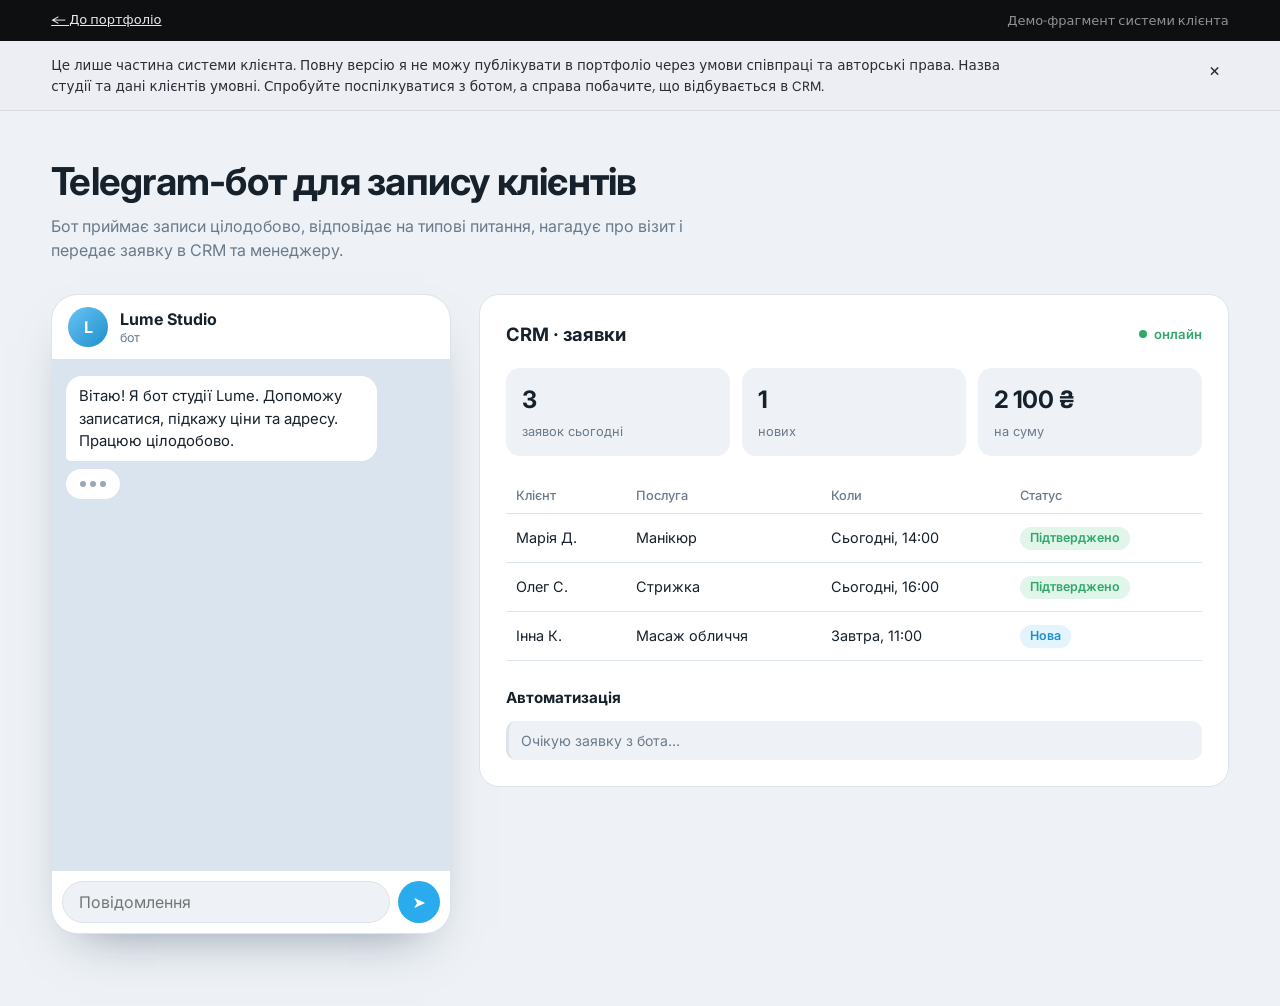
<file: projects/bot.html>
<!DOCTYPE html>
<html lang="uk">
<head>
<meta charset="UTF-8">
<meta name="viewport" content="width=device-width, initial-scale=1">
<title>Lume Studio — Telegram-бот із записом і CRM (демо-фрагмент)</title>
<link rel="preconnect" href="https://fonts.googleapis.com">
<link rel="preconnect" href="https://fonts.gstatic.com" crossorigin>
<link href="https://fonts.googleapis.com/css2?family=Hanken+Grotesk:wght@400;500;600&family=Inter:wght@400;500;600;700&display=swap" rel="stylesheet">
<link rel="stylesheet" href="../css/demo.css">
<link rel="stylesheet" href="../css/bot.css">
</head>
<body>

<div class="demo-bar"><a href="../index.html#projects">← До портфоліо</a><span>Демо-фрагмент системи клієнта</span></div>
<div class="demo-note" id="demoNote">
  <p>Це лише частина системи клієнта. Повну версію я не можу публікувати в портфоліо через умови співпраці та авторські права. Назва студії та дані клієнтів умовні. Спробуйте поспілкуватися з ботом, а справа побачите, що відбувається в CRM.</p>
  <button data-close-note aria-label="Закрити">×</button>
</div>

<main class="wrap">
  <section class="intro">
    <h1>Telegram-бот для запису клієнтів</h1>
    <p>Бот приймає записи цілодобово, відповідає на типові питання, нагадує про візит і передає заявку в CRM та менеджеру.</p>
  </section>

  <div class="layout">
    <!-- Чат -->
    <section class="phone" aria-label="Чат із ботом">
      <header class="tg-head">
        <div class="ava">L</div>
        <div><b>Lume Studio</b><small>бот</small></div>
      </header>
      <div class="msgs" id="msgs" aria-live="polite"></div>
      <form class="composer" id="composer">
        <input type="text" id="input" placeholder="Повідомлення" autocomplete="off" aria-label="Повідомлення">
        <button type="submit" aria-label="Надіслати">➤</button>
      </form>
    </section>

    <!-- CRM -->
    <section class="crm" aria-label="CRM">
      <div class="crm-top">
        <h2>CRM · заявки</h2>
        <span class="live"><i></i>онлайн</span>
      </div>
      <div class="kpis">
        <div><b id="kTotal">3</b><span>заявок сьогодні</span></div>
        <div><b id="kNew">1</b><span>нових</span></div>
        <div><b id="kSum">2 100 ₴</b><span>на суму</span></div>
      </div>
      <div class="table-wrap">
        <table>
          <thead><tr><th>Клієнт</th><th>Послуга</th><th>Коли</th><th>Статус</th></tr></thead>
          <tbody id="rows"></tbody>
        </table>
      </div>
      <h3>Автоматизація</h3>
      <ol class="log" id="log"><li class="muted">Очікую заявку з бота…</li></ol>
    </section>
  </div>
</main>

<script src="../js/demo.js"></script>
<script src="../js/bot.js"></script>
</body>
</html>
</file>
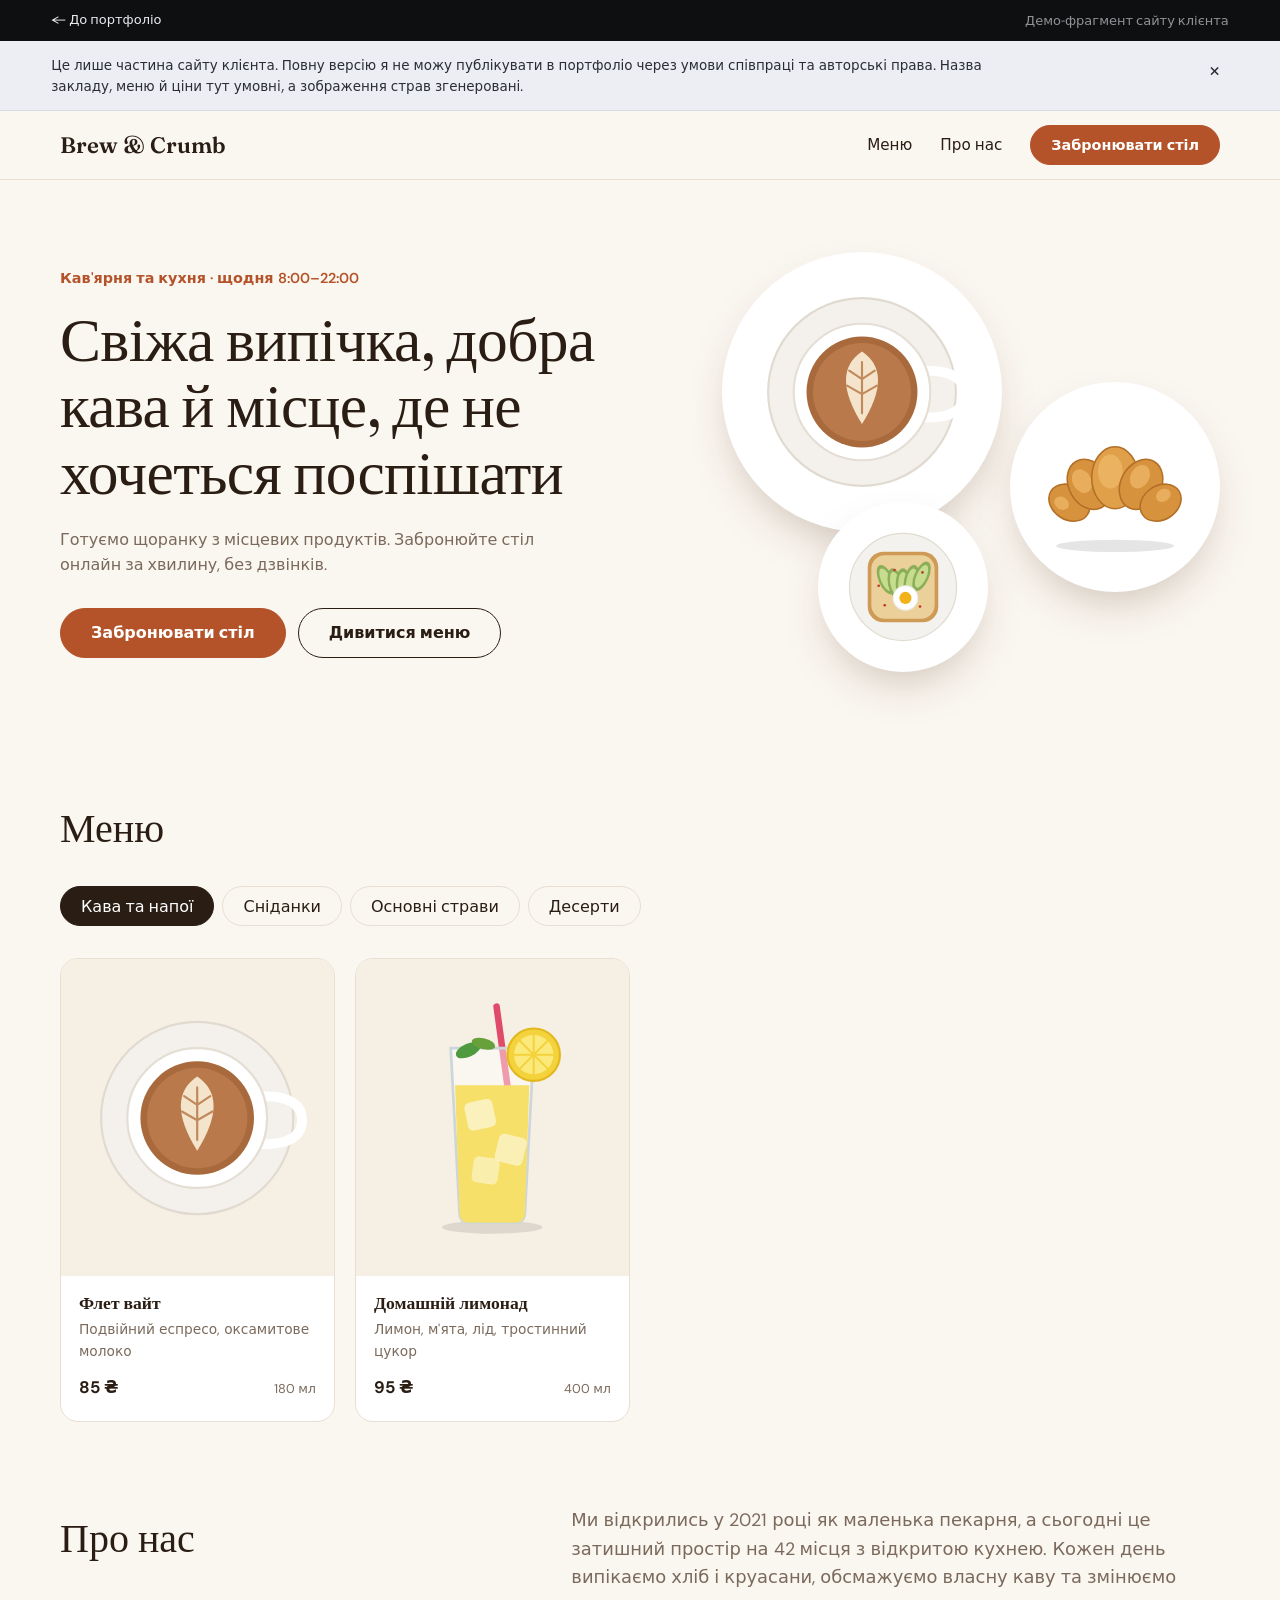
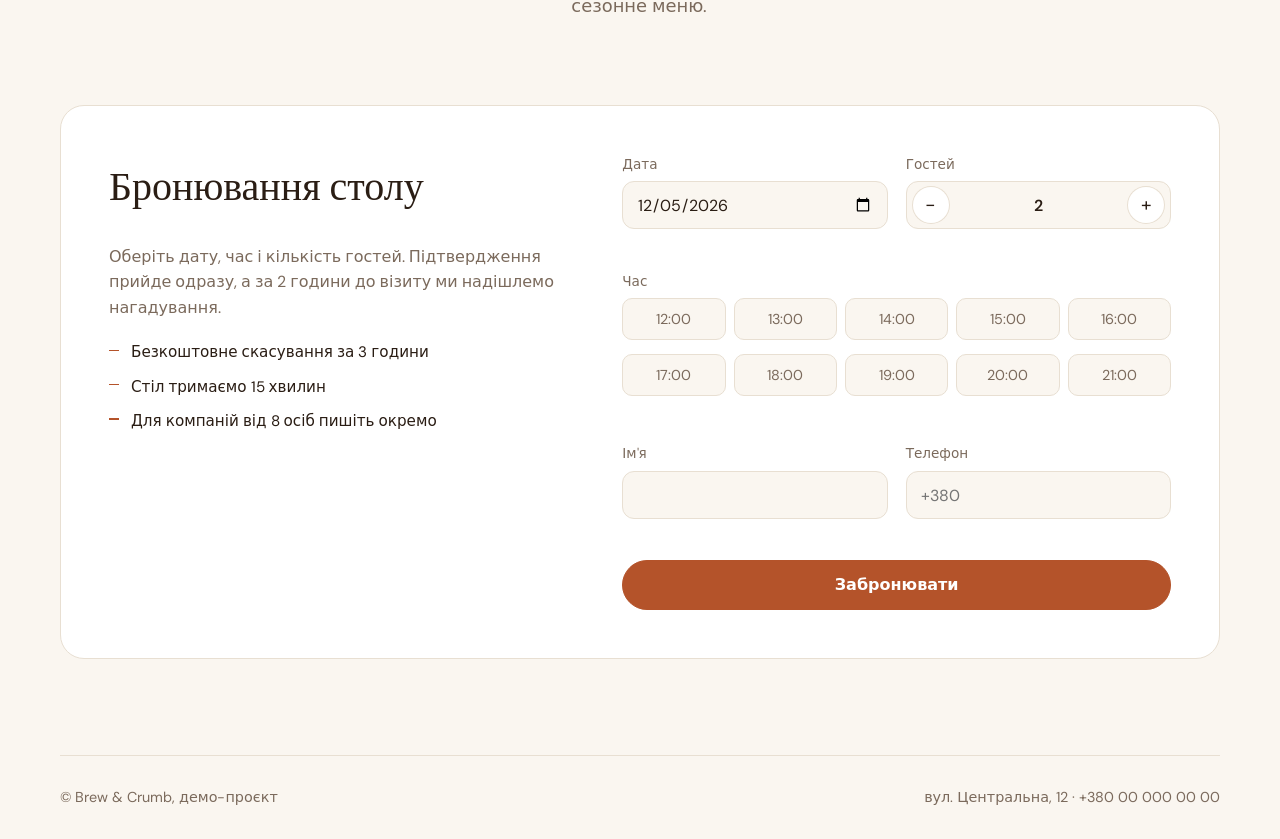
<file: projects/cafe.html>
<!DOCTYPE html>
<html lang="uk">
<head>
<meta charset="UTF-8">
<meta name="viewport" content="width=device-width, initial-scale=1">
<title>Brew &amp; Crumb — кафе з онлайн-бронюванням (демо-фрагмент)</title>
<link rel="preconnect" href="https://fonts.googleapis.com">
<link rel="preconnect" href="https://fonts.gstatic.com" crossorigin>
<link href="https://fonts.googleapis.com/css2?family=DM+Sans:wght@400;500;600&family=Fraunces:opsz,wght@9..144,400;9..144,600&family=Hanken+Grotesk:wght@400;500;600&display=swap" rel="stylesheet">
<link rel="stylesheet" href="../css/demo.css">
<link rel="stylesheet" href="../css/cafe.css">
</head>
<body>

<div class="demo-bar"><a href="../index.html#projects">← До портфоліо</a><span>Демо-фрагмент сайту клієнта</span></div>
<div class="demo-note" id="demoNote">
  <p>Це лише частина сайту клієнта. Повну версію я не можу публікувати в портфоліо через умови співпраці та авторські права. Назва закладу, меню й ціни тут умовні, а зображення страв згенеровані.</p>
  <button data-close-note aria-label="Закрити">×</button>
</div>

<header class="c-head">
  <div class="inner">
    <a class="c-logo" href="#">Brew &amp; Crumb</a>
    <nav><a href="#menu">Меню</a><a href="#about">Про нас</a><a href="#book" class="c-btn small">Забронювати стіл</a></nav>
  </div>
</header>

<section class="c-hero">
  <div class="inner">
    <div>
      <p class="tag">Кав'ярня та кухня · щодня 8:00–22:00</p>
      <h1>Свіжа випічка, добра кава й місце, де не хочеться поспішати</h1>
      <p class="lead">Готуємо щоранку з місцевих продуктів. Забронюйте стіл онлайн за хвилину, без дзвінків.</p>
      <div class="row"><a href="#book" class="c-btn">Забронювати стіл</a><a href="#menu" class="c-btn ghost">Дивитися меню</a></div>
    </div>
    <div class="hero-art" id="heroArt" aria-hidden="true"></div>
  </div>
</section>

<section class="c-sec inner" id="menu">
  <h2>Меню</h2>
  <div class="tabs" id="tabs" role="tablist"></div>
  <div class="dishes" id="dishes"></div>
</section>

<section class="c-sec inner about" id="about">
  <div><h2>Про нас</h2></div>
  <p>Ми відкрились у 2021 році як маленька пекарня, а сьогодні це затишний простір на 42 місця з відкритою кухнею. Кожен день випікаємо хліб і круасани, обсмажуємо власну каву та змінюємо сезонне меню.</p>
</section>

<section class="c-sec inner" id="book">
  <div class="book">
    <div class="book-info">
      <h2>Бронювання столу</h2>
      <p>Оберіть дату, час і кількість гостей. Підтвердження прийде одразу, а за 2 години до візиту ми надішлемо нагадування.</p>
      <ul>
        <li>Безкоштовне скасування за 3 години</li>
        <li>Стіл тримаємо 15 хвилин</li>
        <li>Для компаній від 8 осіб пишіть окремо</li>
      </ul>
    </div>

    <form class="book-form" id="form" novalidate>
      <div class="f2">
        <div class="fld"><label for="date">Дата</label><input type="date" id="date" name="date"><div class="err"></div></div>
        <div class="fld"><label>Гостей</label>
          <div class="step"><button type="button" id="gm" aria-label="Менше">−</button><output id="guests">2</output><button type="button" id="gp" aria-label="Більше">+</button></div>
          <div class="err"></div>
        </div>
      </div>
      <div class="fld"><label>Час</label>
        <div class="slots" id="slots"></div>
        <div class="err" id="slotErr"></div>
      </div>
      <div class="f2">
        <div class="fld"><label for="name">Ім'я</label><input type="text" id="name" name="name" autocomplete="name"><div class="err"></div></div>
        <div class="fld"><label for="phone">Телефон</label><input type="tel" id="phone" name="phone" placeholder="+380" autocomplete="tel"><div class="err"></div></div>
      </div>
      <button type="submit" class="c-btn full" id="submit">Забронювати</button>
    </form>

    <div class="done" id="done" hidden>
      <div class="check">✓</div>
      <h3>Стіл заброньовано</h3>
      <dl id="summary"></dl>
      <p>Підтвердження надіслано на ваш номер. Чекаємо на вас!</p>
      <button class="c-btn ghost" id="again">Нове бронювання</button>
    </div>
  </div>
</section>

<footer class="c-foot inner">
  <span>© Brew &amp; Crumb, демо-проєкт</span>
  <span>вул. Центральна, 12 · +380 00 000 00 00</span>
</footer>

<script src="../js/art.js"></script>
<script src="../js/demo.js"></script>
<script src="../js/cafe.js"></script>
</body>
</html>
</file>
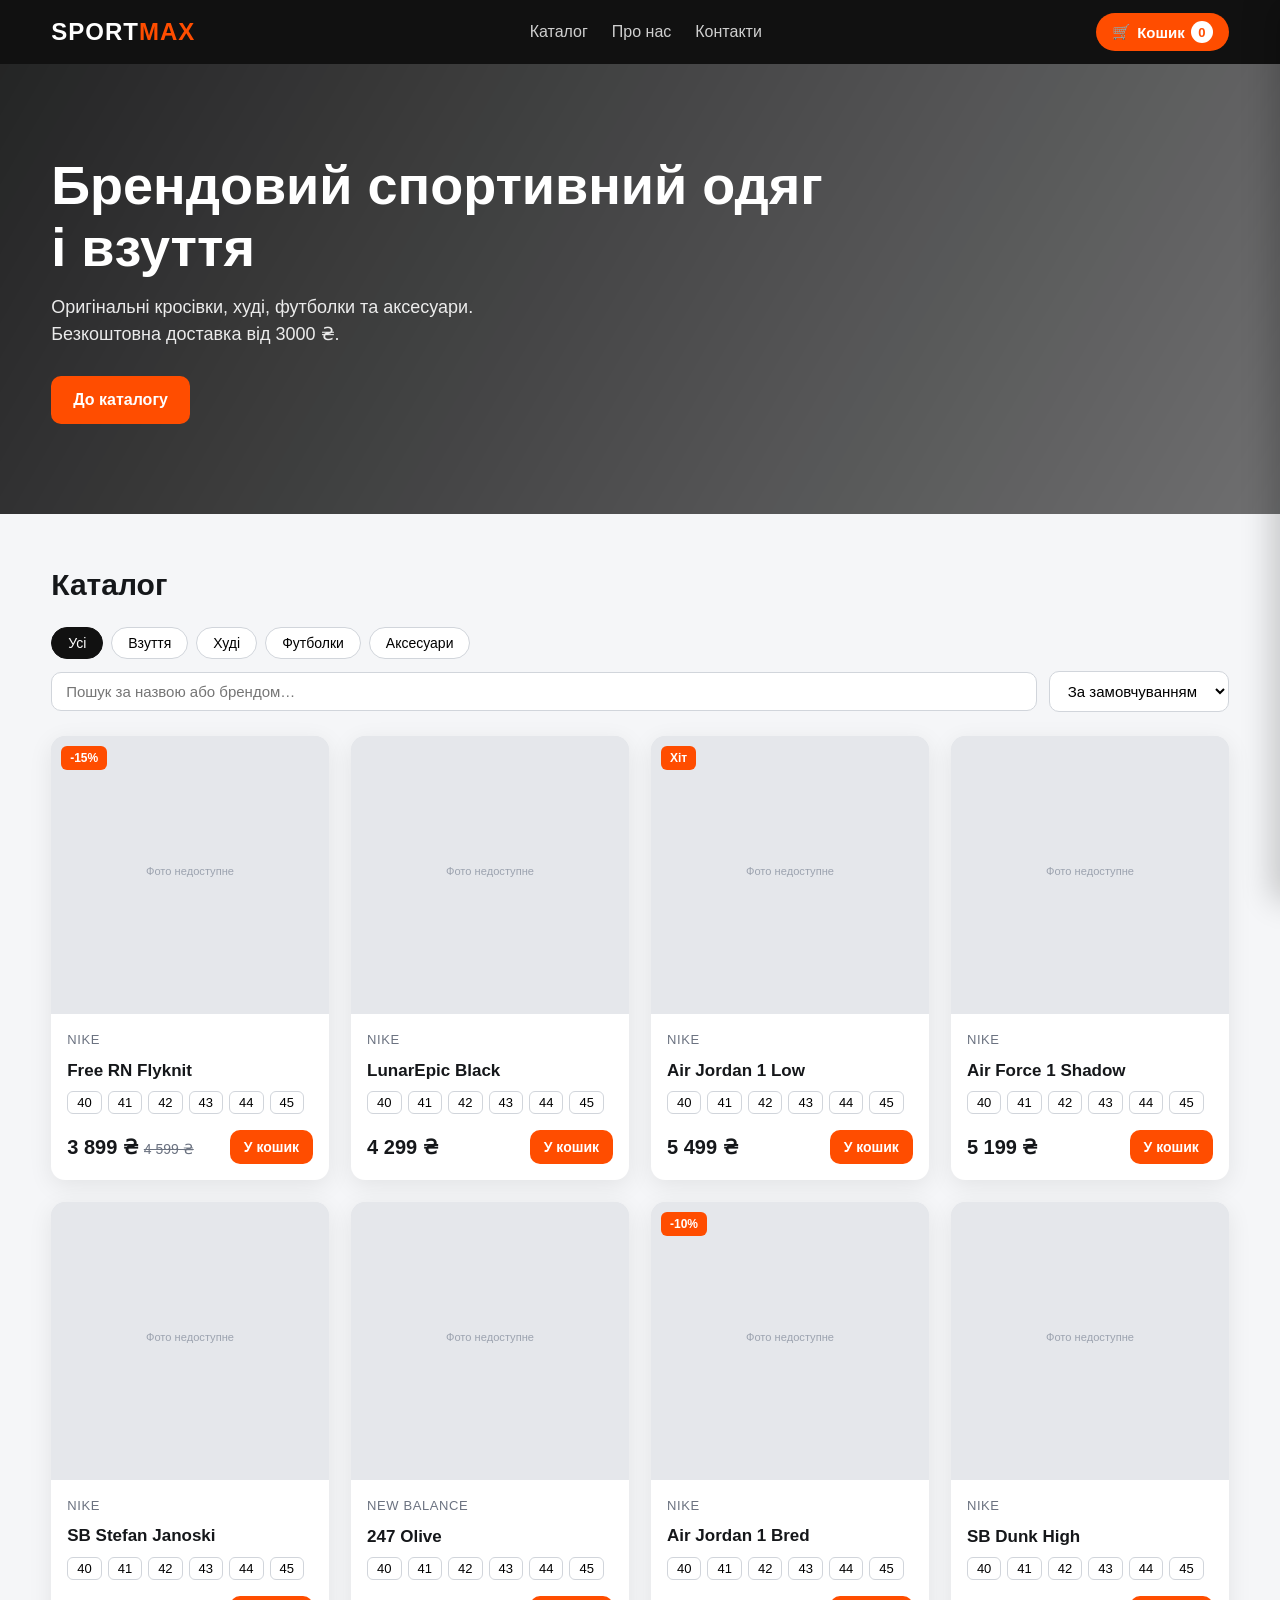
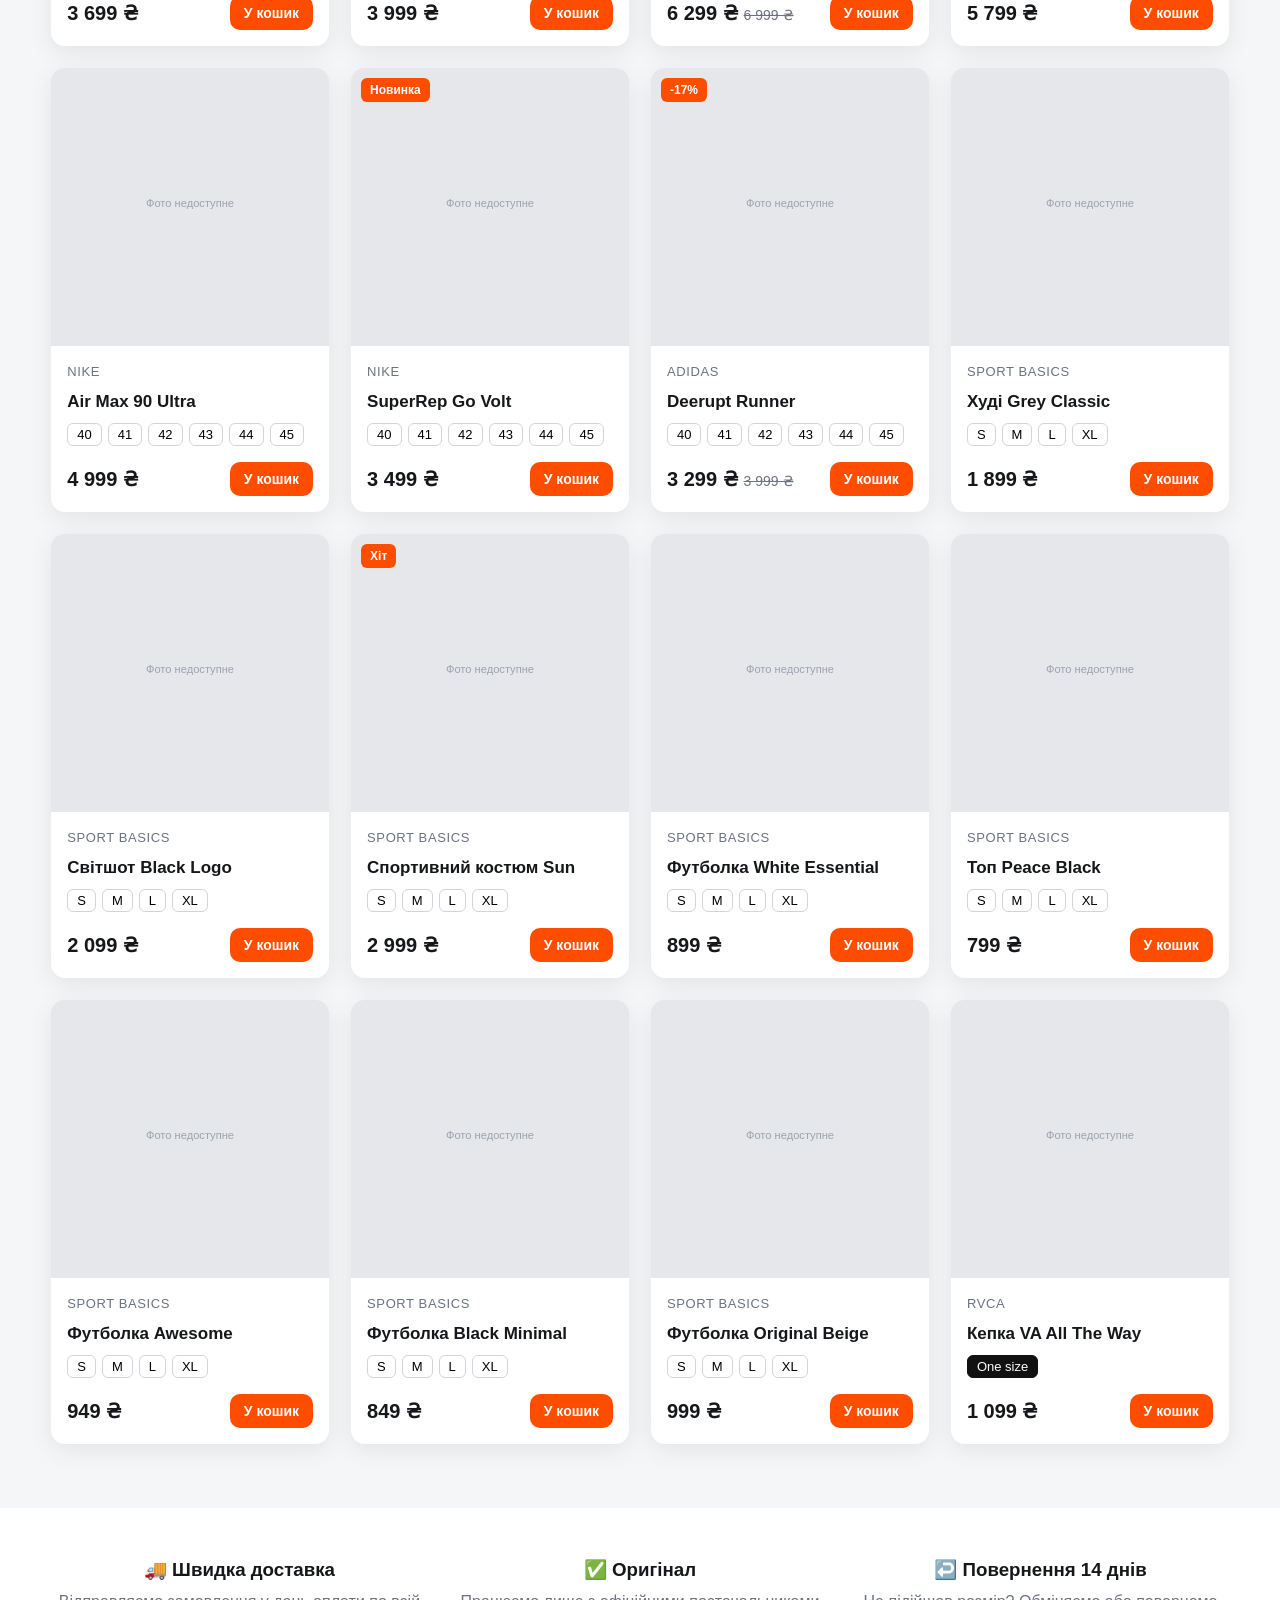
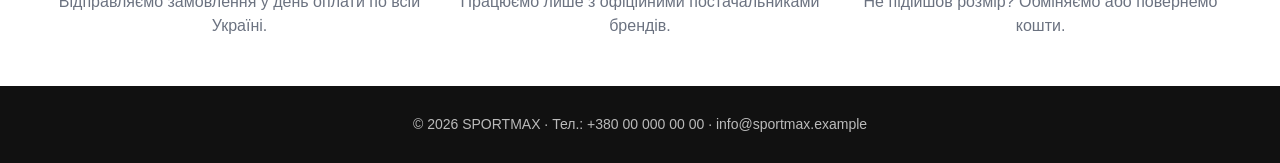
<file: projects/shop.html>
<!DOCTYPE html>
<html lang="uk">
<head>
  <meta charset="UTF-8">
  <meta name="viewport" content="width=device-width, initial-scale=1">
  <title>SPORTMAX — брендовий спортивний одяг</title>
  <link rel="stylesheet" href="../css/demo.css">
  <link rel="stylesheet" href="../css/shop.css">
</head>
<body>
  <header class="header">
    <div class="container header__inner">
      <a href="#" class="logo">SPORT<span>MAX</span></a>
      <nav class="nav">
        <a href="#catalog">Каталог</a>
        <a href="#about">Про нас</a>
        <a href="#contacts">Контакти</a>
      </nav>
      <button class="cart-btn" id="openCart" aria-label="Відкрити кошик">
        🛒 <span>Кошик</span> <b id="cartCount">0</b>
      </button>
    </div>
  </header>

  <section class="hero">
    <div class="container hero__inner">
      <h1>Брендовий спортивний одяг <br>і взуття</h1>
      <p>Оригінальні кросівки, худі, футболки та аксесуари. Безкоштовна доставка від 3000 ₴.</p>
      <a href="#catalog" class="btn btn--primary">До каталогу</a>
    </div>
  </section>

  <main class="container" id="catalog">
    <h2 class="section-title">Каталог</h2>

    <div class="toolbar">
      <div class="filters" id="filters"></div>
      <input type="search" id="search" placeholder="Пошук за назвою або брендом…">
      <select id="sort">
        <option value="default">За замовчуванням</option>
        <option value="asc">Ціна: від низької</option>
        <option value="desc">Ціна: від високої</option>
        <option value="name">За назвою</option>
      </select>
    </div>

    <div class="grid" id="products"></div>
    <p class="empty" id="empty" hidden>Нічого не знайдено 😕</p>
  </main>

  <section class="about" id="about">
    <div class="container about__grid">
      <div><h3>🚚 Швидка доставка</h3><p>Відправляємо замовлення у день оплати по всій Україні.</p></div>
      <div><h3>✅ Оригінал</h3><p>Працюємо лише з офіційними постачальниками брендів.</p></div>
      <div><h3>↩️ Повернення 14 днів</h3><p>Не підійшов розмір? Обміняємо або повернемо кошти.</p></div>
    </div>
  </section>

  <footer class="footer" id="contacts">
    <div class="container">
      <p>© <span id="year"></span> SPORTMAX · Тел.: +380 00 000 00 00 · info@sportmax.example</p>
    </div>
  </footer>

  <div class="overlay" id="overlay" hidden></div>

  <aside class="cart" id="cart" aria-hidden="true">
    <div class="cart__head">
      <h3>Ваш кошик</h3>
      <button class="icon-btn" id="closeCart" aria-label="Закрити">✕</button>
    </div>
    <div class="cart__items" id="cartItems"></div>
    <div class="cart__foot">
      <div class="cart__total">Разом: <b id="cartTotal">0 ₴</b></div>
      <button class="btn btn--primary btn--block" id="checkoutBtn">Оформити замовлення</button>
      <button class="btn btn--ghost btn--block" id="clearCart">Очистити кошик</button>
    </div>
  </aside>

  <div class="modal" id="modal" hidden>
    <div class="modal__box">
      <button class="icon-btn modal__close" id="closeModal" aria-label="Закрити">✕</button>
      <div id="modalContent"></div>
    </div>
  </div>

  <div class="toast" id="toast" role="status"></div>

  <script src="../js/demo.js"></script>
  <script src="../js/shop.js"></script>
</body>
</html>
</file>
<file: css/demo.css>
/* Спільні стилі для демо-сторінок проєктів */
.demo-bar{position:sticky;top:0;z-index:200;display:flex;align-items:center;justify-content:space-between;gap:16px;padding:12px 4%;background:#0e0f11;color:#e9eaee;font:500 13px/1.2 'Hanken Grotesk',system-ui,sans-serif}
.demo-bar a{display:inline-flex;gap:8px;align-items:center;color:#e9eaee;border-bottom:1px solid transparent;transition:border-color .2s}
.demo-bar a:hover{border-color:#e9eaee}
.demo-bar span{opacity:.6}
.demo-note{position:relative;display:flex;gap:16px;align-items:flex-start;padding:14px 4%;background:#eceef3;color:#2a2d36;font:400 13.5px/1.55 'Hanken Grotesk',system-ui,sans-serif;border-bottom:1px solid #d7dae2}
.demo-note p{max-width:960px}
.demo-note button{margin-left:auto;flex:none;width:28px;height:28px;border:0;border-radius:50%;background:transparent;color:#2a2d36;font-size:20px;line-height:1;cursor:pointer}
.demo-note button:hover{background:rgba(0,0,0,.08)}
.demo-note.hide{display:none}
.demo-end{padding:48px 4%;text-align:center;font:400 14px/1.6 'Hanken Grotesk',system-ui,sans-serif;color:#777}
.demo-end a{color:inherit;border-bottom:1px solid currentColor}
@media(max-width:640px){.demo-bar span{display:none}}
</file>
<file: css/bot.css>
:root{--tg:#2aabee;--tg-d:#1d8fcb;--bg:#eef2f6;--ink:#17212b;--muted:#6b7a8a;--line:#dde3ea;--card:#fff;--ok:#2fa86a}
*{box-sizing:border-box;margin:0;padding:0}
body{font-family:'Inter',system-ui,sans-serif;background:var(--bg);color:var(--ink);line-height:1.5}
button,input{font:inherit;color:inherit}
.wrap{width:min(1180px,92%);margin-inline:auto;padding:48px 0 72px}
.intro{margin-bottom:32px;max-width:640px}
.intro h1{font-size:clamp(1.6rem,3.4vw,2.4rem);font-weight:700;letter-spacing:-.02em;line-height:1.15;margin-bottom:10px}
.intro p{color:var(--muted)}
.layout{display:grid;grid-template-columns:400px 1fr;gap:28px;align-items:start}

.phone{background:#d9e4ee;border-radius:26px;overflow:hidden;display:flex;flex-direction:column;height:640px;box-shadow:0 24px 50px -28px rgba(20,40,70,.5);border:1px solid var(--line)}
.tg-head{display:flex;gap:12px;align-items:center;padding:12px 16px;background:#fff;border-bottom:1px solid var(--line)}
.tg-head small{display:block;color:var(--muted);font-size:.78rem;margin-top:-2px}
.ava{width:40px;height:40px;border-radius:50%;background:linear-gradient(135deg,#6ac3f5,var(--tg-d));color:#fff;display:grid;place-items:center;font-weight:700}
.msgs{flex:1;overflow-y:auto;padding:16px 14px;display:flex;flex-direction:column;gap:8px;scroll-behavior:smooth}
.m{max-width:84%;padding:9px 13px;border-radius:16px;font-size:.93rem;white-space:pre-line;animation:in .25s ease}
@keyframes in{from{opacity:0;transform:translateY(6px)}}
.m.bot{background:#fff;border-bottom-left-radius:5px;align-self:flex-start}
.m.me{background:#dcf5c6;border-bottom-right-radius:5px;align-self:flex-end}
.typing{align-self:flex-start;background:#fff;border-radius:16px;padding:12px 14px;display:flex;gap:4px}
.typing i{width:6px;height:6px;border-radius:50%;background:#9aa8b6;animation:dot 1s infinite}
.typing i:nth-child(2){animation-delay:.15s}.typing i:nth-child(3){animation-delay:.3s}
@keyframes dot{50%{transform:translateY(-4px);opacity:.5}}
.kb{align-self:stretch;display:grid;grid-template-columns:repeat(2,1fr);gap:6px;margin-top:-2px}
.kb.one{grid-template-columns:1fr}
.kb button{min-height:38px;padding:8px 10px;border:0;border-radius:10px;background:rgba(44,64,90,.55);color:#fff;font-size:.88rem;cursor:pointer;transition:background .15s}
.kb button:hover{background:rgba(44,64,90,.75)}
.kb[data-used] button{opacity:.45;pointer-events:none}
.composer{display:flex;gap:8px;padding:10px;background:#fff;border-top:1px solid var(--line)}
.composer input{flex:1;height:42px;border:1px solid var(--line);border-radius:99px;padding:0 16px;outline:none;background:var(--bg)}
.composer input:focus{border-color:var(--tg)}
.composer button{width:42px;height:42px;border-radius:50%;border:0;background:var(--tg);color:#fff;cursor:pointer;font-size:1rem}
.composer button:hover{background:var(--tg-d)}

.crm{background:var(--card);border:1px solid var(--line);border-radius:20px;padding:26px}
.crm-top{display:flex;justify-content:space-between;align-items:center;margin-bottom:20px}
.crm h2{font-size:1.15rem}
.crm h3{font-size:.95rem;margin:26px 0 12px}
.live{display:inline-flex;gap:7px;align-items:center;font-size:.82rem;color:var(--ok);font-weight:600}
.live i{width:8px;height:8px;border-radius:50%;background:var(--ok);animation:pulse 1.6s infinite}
@keyframes pulse{50%{box-shadow:0 0 0 6px rgba(47,168,106,.18)}}
.kpis{display:grid;grid-template-columns:repeat(3,1fr);gap:12px;margin-bottom:22px}
.kpis div{background:var(--bg);border-radius:14px;padding:14px 16px}
.kpis b{display:block;font-size:1.5rem;font-weight:700;letter-spacing:-.02em}
.kpis span{font-size:.8rem;color:var(--muted)}
.table-wrap{overflow-x:auto}
table{width:100%;border-collapse:collapse;font-size:.9rem;min-width:420px}
th{text-align:left;font-weight:500;color:var(--muted);font-size:.8rem;padding:8px 10px;border-bottom:1px solid var(--line)}
td{padding:12px 10px;border-bottom:1px solid var(--line)}
tr.fresh td{animation:flash 2.4s}
@keyframes flash{from{background:rgba(42,171,238,.18)}}
.pill{display:inline-block;padding:2px 10px;border-radius:99px;font-size:.78rem;font-weight:600}
.pill.new{background:#e3f4fd;color:#1d8fcb}
.pill.ok{background:#e1f5ea;color:var(--ok)}
.pill.wait{background:#fff1d6;color:#a56a00}
.log{list-style:none;display:grid;gap:8px;font-size:.88rem}
.log li{padding:9px 12px;background:var(--bg);border-radius:10px;border-left:3px solid var(--tg);animation:in .3s}
.log li.muted{border-color:var(--line);color:var(--muted)}
.log time{color:var(--muted);margin-right:8px;font-variant-numeric:tabular-nums}

@media(max-width:960px){.layout{grid-template-columns:1fr}.phone{height:580px}}
@media(max-width:520px){.kpis b{font-size:1.2rem}.crm{padding:18px}}
</file>
<file: css/cafe.css>
:root{--bg:#faf6f0;--ink:#2a1d14;--muted:#7b6a5c;--line:#e8dfd2;--card:#fff;--accent:#b4532a;--accent-d:#8f3f1d;--serif:'Fraunces',Georgia,serif}
*{box-sizing:border-box;margin:0;padding:0}
html{scroll-behavior:smooth;scroll-padding-top:90px}
body{font-family:'DM Sans',system-ui,sans-serif;color:var(--ink);background:var(--bg);line-height:1.6}
a{color:inherit;text-decoration:none}
button,input{font:inherit;color:inherit}
svg{display:block;width:100%;height:100%}
.inner{width:min(1160px,92%);margin-inline:auto}

.c-head{position:sticky;top:44px;z-index:50;background:rgba(250,246,240,.92);backdrop-filter:blur(10px);border-bottom:1px solid var(--line)}
.c-head .inner{display:flex;align-items:center;justify-content:space-between;height:68px}
.c-logo{font-family:var(--serif);font-weight:600;font-size:1.4rem}
.c-head nav{display:flex;gap:28px;align-items:center;font-size:.95rem}
.c-btn{display:inline-flex;align-items:center;justify-content:center;height:50px;padding:0 30px;border-radius:99px;background:var(--accent);color:#fff;border:1px solid var(--accent);font-weight:600;cursor:pointer;transition:.2s}
.c-btn:hover{background:var(--accent-d);border-color:var(--accent-d)}
.c-btn.ghost{background:transparent;color:var(--ink);border-color:var(--ink)}
.c-btn.ghost:hover{background:var(--ink);color:#fff}
.c-btn.small{height:40px;padding:0 20px;font-size:.9rem}
.c-btn.full{width:100%}
.c-btn[disabled]{opacity:.6;cursor:default}

.c-hero .inner{display:grid;grid-template-columns:1.1fr 1fr;gap:48px;align-items:center;padding:72px 0 40px}
.tag{color:var(--accent);font-weight:600;font-size:.9rem;margin-bottom:16px}
.c-hero h1{font-family:var(--serif);font-weight:400;font-size:clamp(2.2rem,4.8vw,3.9rem);line-height:1.08;letter-spacing:-.01em;margin-bottom:22px}
.lead{color:var(--muted);max-width:44ch;margin-bottom:30px}
.row{display:flex;gap:12px;flex-wrap:wrap}
.hero-art{position:relative;height:420px}
.hero-art div{position:absolute;border-radius:50%;background:#fff;box-shadow:0 20px 50px -20px rgba(80,40,10,.35);padding:12px}
.hero-art .a{width:280px;height:280px;left:6%;top:0}
.hero-art .b{width:210px;height:210px;right:0;top:130px}
.hero-art .c{width:170px;height:170px;left:24%;bottom:0}

.c-sec{padding:84px 0 0}
.c-sec h2{font-family:var(--serif);font-weight:400;font-size:clamp(1.8rem,3.2vw,2.5rem);margin-bottom:26px}
.tabs{display:flex;gap:8px;flex-wrap:wrap;margin-bottom:32px}
.tabs button{height:40px;padding:0 20px;border-radius:99px;border:1px solid var(--line);background:transparent;cursor:pointer;font-weight:500;transition:.2s}
.tabs button:hover{border-color:var(--ink)}
.tabs button.on{background:var(--ink);color:#fff;border-color:var(--ink)}
.dishes{display:grid;grid-template-columns:repeat(4,1fr);gap:20px}
.dish{background:var(--card);border:1px solid var(--line);border-radius:18px;overflow:hidden;display:flex;flex-direction:column;transition:transform .3s,box-shadow .3s}
.dish:hover{transform:translateY(-4px);box-shadow:0 16px 36px -22px rgba(80,40,10,.5)}
.dish .im{aspect-ratio:1;background:#f6efe4;padding:10%;position:relative}
.dish .im img{position:absolute;inset:0;width:100%;height:100%;object-fit:cover}
.dish .tx{padding:16px 18px 20px;display:flex;flex-direction:column;gap:4px;flex:1}
.dish h3{font-family:var(--serif);font-weight:600;font-size:1.1rem;line-height:1.25}
.dish p{color:var(--muted);font-size:.86rem;flex:1}
.dish .pr{display:flex;justify-content:space-between;align-items:baseline;margin-top:8px}
.dish .pr b{font-size:1.05rem}
.dish .pr span{font-size:.8rem;color:var(--muted)}

.about{display:grid;grid-template-columns:1fr 1.4fr;gap:48px}
.about p{color:var(--muted);font-size:1.12rem;max-width:56ch}

.book{display:grid;grid-template-columns:1fr 1.2fr;gap:56px;background:var(--card);border:1px solid var(--line);border-radius:24px;padding:48px}
.book-info p{color:var(--muted);margin-bottom:20px}
.book-info ul{list-style:none;display:grid;gap:10px;font-size:.95rem}
.book-info li{padding-left:22px;position:relative}
.book-info li::before{content:"";position:absolute;left:0;top:.6em;width:10px;height:1.5px;background:var(--accent)}
.book-form{display:grid;gap:22px}
.f2{display:grid;grid-template-columns:1fr 1fr;gap:18px}
.fld label{display:block;font-size:.85rem;color:var(--muted);margin-bottom:6px}
.fld input{width:100%;height:48px;border:1px solid var(--line);border-radius:12px;padding:0 14px;background:var(--bg);outline:none;transition:.2s}
.fld input:focus{border-color:var(--accent);background:#fff}
.fld.bad input{border-color:#c93a2f}
.err{color:#c93a2f;font-size:.8rem;min-height:1.1em;margin-top:5px}
.step{display:flex;align-items:center;justify-content:space-between;height:48px;border:1px solid var(--line);border-radius:12px;background:var(--bg);padding:0 6px}
.step button{width:36px;height:36px;border-radius:50%;border:0;background:#fff;font-size:1.2rem;cursor:pointer;box-shadow:0 0 0 1px var(--line)}
.step output{font-weight:600}
.slots{display:grid;grid-template-columns:repeat(5,1fr);gap:8px}
.slot{position:relative}
.slot input{position:absolute;opacity:0;inset:0;cursor:pointer}
.slot span{display:grid;place-items:center;height:42px;border:1px solid var(--line);border-radius:10px;font-size:.9rem;background:var(--bg);transition:.15s}
.slot:hover span{border-color:var(--ink)}
.slot input:checked+span{background:var(--ink);color:#fff;border-color:var(--ink)}
.slot input:focus-visible+span{outline:2px solid var(--accent);outline-offset:2px}
.slot.off span{opacity:.4;text-decoration:line-through;pointer-events:none}
.slot.off input{pointer-events:none}

.book-form[hidden]{display:none}
.done{max-width:460px;width:100%;margin:0 auto;text-align:center;padding:12px 0}
.done[hidden]{display:none}
.check{width:64px;height:64px;margin:0 auto 18px;border-radius:50%;background:var(--accent);color:#fff;display:grid;place-items:center;font-size:1.8rem}
.done h3{font-family:var(--serif);font-weight:400;font-size:1.9rem;margin-bottom:18px}
.done dl{display:grid;grid-template-columns:auto 1fr;gap:10px 22px;text-align:left;background:var(--bg);border-radius:14px;padding:20px 24px;margin-bottom:18px}
.done dt{color:var(--muted)}
.done dd{font-weight:600;text-align:right}
.done p{color:var(--muted);margin-bottom:20px}

.c-foot{display:flex;justify-content:space-between;gap:16px;flex-wrap:wrap;margin-top:96px;padding:30px 0;border-top:1px solid var(--line);color:var(--muted);font-size:.9rem}

@media(max-width:1000px){.dishes{grid-template-columns:repeat(2,1fr)}.book{grid-template-columns:1fr;padding:32px 24px}}
@media(max-width:760px){
  .c-hero .inner,.about{grid-template-columns:1fr}
  .hero-art{height:320px}.hero-art .a{width:200px;height:200px}.hero-art .b{width:160px;height:160px;top:100px}.hero-art .c{width:130px;height:130px}
  .c-head nav a:not(.c-btn){display:none}
  .slots{grid-template-columns:repeat(4,1fr)}
  .f2{grid-template-columns:1fr}
}
@media(max-width:480px){.dishes{grid-template-columns:1fr}}
</file>
<file: css/shop.css>
:root {
  --bg: #f5f6f8;
  --card: #fff;
  --text: #15171a;
  --muted: #6b7280;
  --accent: #ff4d00;
  --accent-dark: #d93f00;
  --dark: #111;
  --radius: 14px;
  --shadow: 0 6px 24px rgba(0, 0, 0, .08);
}

* { box-sizing: border-box; margin: 0; padding: 0; }
html { scroll-behavior: smooth; }
body { font-family: "Segoe UI", Roboto, Arial, sans-serif; background: var(--bg); color: var(--text); line-height: 1.5; }
img { max-width: 100%; display: block; }
a { color: inherit; text-decoration: none; }
[hidden] { display: none !important; }
.container { width: min(1200px, 92%); margin: 0 auto; }

/* Header */
.header { position: sticky; top: 0; z-index: 50; background: var(--dark); color: #fff; }
.header__inner { display: flex; align-items: center; justify-content: space-between; gap: 20px; height: 64px; }
.logo { font-weight: 900; font-size: 24px; letter-spacing: 1px; }
.logo span { color: var(--accent); }
.nav { display: flex; gap: 24px; }
.nav a { opacity: .8; transition: .2s; }
.nav a:hover { opacity: 1; color: var(--accent); }
.cart-btn { background: var(--accent); color: #fff; border: 0; border-radius: 999px; padding: 8px 16px; font-size: 15px; font-weight: 600; cursor: pointer; display: flex; align-items: center; gap: 6px; }
.cart-btn:hover { background: var(--accent-dark); }
.cart-btn b { background: #fff; color: var(--accent); border-radius: 999px; min-width: 22px; height: 22px; display: inline-grid; place-items: center; font-size: 13px; }

/* Hero */
.hero { background: linear-gradient(120deg, rgba(0,0,0,.85), rgba(0,0,0,.55)), url("https://images.unsplash.com/photo-1542291026-7eec264c27ff?w=1600&q=70") center/cover; color: #fff; padding: 90px 0; }
.hero h1 { font-size: clamp(30px, 5vw, 54px); line-height: 1.15; margin-bottom: 16px; }
.hero p { max-width: 520px; font-size: 18px; opacity: .9; margin-bottom: 28px; }

/* Buttons */
.btn { display: inline-block; border: 0; border-radius: 10px; padding: 12px 22px; font-size: 16px; font-weight: 600; cursor: pointer; transition: .2s; }
.btn--primary { background: var(--accent); color: #fff; }
.btn--primary:hover { background: var(--accent-dark); }
.btn--ghost { background: transparent; color: var(--muted); border: 1px solid #d1d5db; }
.btn--ghost:hover { background: #f3f4f6; }
.btn--block { width: 100%; margin-top: 8px; }
.icon-btn { background: none; border: 0; font-size: 20px; cursor: pointer; color: inherit; }

/* Catalog */
.section-title { font-size: 30px; margin: 48px 0 20px; }
.toolbar { display: flex; flex-wrap: wrap; gap: 12px; align-items: center; margin-bottom: 24px; }
.filters { display: flex; flex-wrap: wrap; gap: 8px; flex: 1 1 100%; }
.chip { border: 1px solid #d1d5db; background: #fff; padding: 7px 16px; border-radius: 999px; cursor: pointer; font-size: 14px; transition: .2s; }
.chip:hover { border-color: var(--accent); }
.chip.active { background: var(--dark); color: #fff; border-color: var(--dark); }
.toolbar input, .toolbar select { padding: 10px 14px; border: 1px solid #d1d5db; border-radius: 10px; font-size: 15px; background: #fff; }
.toolbar input { flex: 1 1 260px; }

.grid { display: grid; grid-template-columns: repeat(auto-fill, minmax(250px, 1fr)); gap: 22px; }
.card { background: var(--card); border-radius: var(--radius); overflow: hidden; box-shadow: var(--shadow); display: flex; flex-direction: column; transition: transform .2s; }
.card:hover { transform: translateY(-4px); }
.card__img { aspect-ratio: 1; background: #e5e7eb; overflow: hidden; position: relative; }
.card__img img { width: 100%; height: 100%; object-fit: cover; transition: transform .4s; }
.card:hover .card__img img { transform: scale(1.06); }
.card__badge { position: absolute; top: 10px; left: 10px; background: var(--accent); color: #fff; font-size: 12px; font-weight: 700; padding: 3px 9px; border-radius: 6px; }
.card__body { padding: 16px; display: flex; flex-direction: column; gap: 8px; flex: 1; }
.card__brand { color: var(--muted); font-size: 13px; text-transform: uppercase; letter-spacing: .6px; }
.card__title { font-size: 17px; font-weight: 600; }
.card__sizes { display: flex; flex-wrap: wrap; gap: 6px; }
.size { border: 1px solid #d1d5db; background: #fff; border-radius: 6px; padding: 3px 9px; font-size: 13px; cursor: pointer; }
.size.active { background: var(--dark); color: #fff; border-color: var(--dark); }
.card__foot { margin-top: auto; display: flex; align-items: center; justify-content: space-between; gap: 8px; padding-top: 8px; }
.price { font-size: 20px; font-weight: 800; }
.price s { color: var(--muted); font-size: 14px; font-weight: 400; margin-left: 6px; }
.card .btn { padding: 9px 14px; font-size: 14px; }
.empty { text-align: center; padding: 40px; color: var(--muted); font-size: 18px; }

/* About / footer */
.about { margin-top: 64px; background: #fff; padding: 48px 0; }
.about__grid { display: grid; grid-template-columns: repeat(auto-fit, minmax(240px, 1fr)); gap: 24px; text-align: center; }
.about h3 { margin-bottom: 6px; }
.about p { color: var(--muted); }
.footer { background: var(--dark); color: #bbb; text-align: center; padding: 28px 0; font-size: 14px; }

/* Cart drawer */
.overlay { position: fixed; inset: 0; background: rgba(0, 0, 0, .5); z-index: 90; }
.cart { position: fixed; top: 0; right: 0; height: 100%; width: min(420px, 100%); background: #fff; z-index: 100; display: flex; flex-direction: column; transform: translateX(100%); transition: transform .3s; box-shadow: -8px 0 30px rgba(0,0,0,.2); }
.cart.open { transform: none; }
.cart__head { display: flex; justify-content: space-between; align-items: center; padding: 18px 20px; border-bottom: 1px solid #eee; }
.cart__items { flex: 1; overflow-y: auto; padding: 12px 20px; }
.cart__empty { text-align: center; color: var(--muted); margin-top: 40px; }
.cart-item { display: grid; grid-template-columns: 72px 1fr auto; gap: 12px; padding: 12px 0; border-bottom: 1px solid #f0f0f0; }
.cart-item img { width: 72px; height: 72px; object-fit: cover; border-radius: 10px; }
.cart-item__title { font-weight: 600; font-size: 15px; }
.cart-item__meta { color: var(--muted); font-size: 13px; }
.qty { display: inline-flex; align-items: center; gap: 8px; margin-top: 6px; }
.qty button { width: 26px; height: 26px; border-radius: 6px; border: 1px solid #d1d5db; background: #fff; cursor: pointer; }
.cart-item__right { text-align: right; display: flex; flex-direction: column; justify-content: space-between; align-items: flex-end; }
.remove { background: none; border: 0; color: #ef4444; cursor: pointer; font-size: 13px; }
.cart__foot { padding: 18px 20px; border-top: 1px solid #eee; }
.cart__total { display: flex; justify-content: space-between; font-size: 18px; margin-bottom: 8px; }

/* Modal */
.modal { position: fixed; inset: 0; z-index: 110; display: grid; place-items: center; background: rgba(0, 0, 0, .6); padding: 16px; }
.modal__box { background: #fff; border-radius: var(--radius); padding: 28px; width: min(460px, 100%); position: relative; max-height: 92vh; overflow-y: auto; }
.modal__close { position: absolute; top: 12px; right: 14px; }
.modal h3 { margin-bottom: 14px; }
.form label { display: block; font-size: 14px; margin-bottom: 12px; }
.form input, .form textarea { width: 100%; margin-top: 4px; padding: 10px 12px; border: 1px solid #d1d5db; border-radius: 8px; font: inherit; }
.form input:focus, .form textarea:focus, .toolbar input:focus { outline: 2px solid var(--accent); border-color: transparent; }
.success { text-align: center; }
.success .big { font-size: 56px; }

/* Toast */
.toast { position: fixed; bottom: 24px; left: 50%; transform: translate(-50%, 100px); background: var(--dark); color: #fff; padding: 12px 22px; border-radius: 10px; z-index: 120; opacity: 0; transition: .3s; }
.toast.show { transform: translate(-50%, 0); opacity: 1; }

@media (max-width: 640px) {
  .nav { display: none; }
  .cart-btn span { display: none; }
  .hero { padding: 56px 0; }
}
</file>
